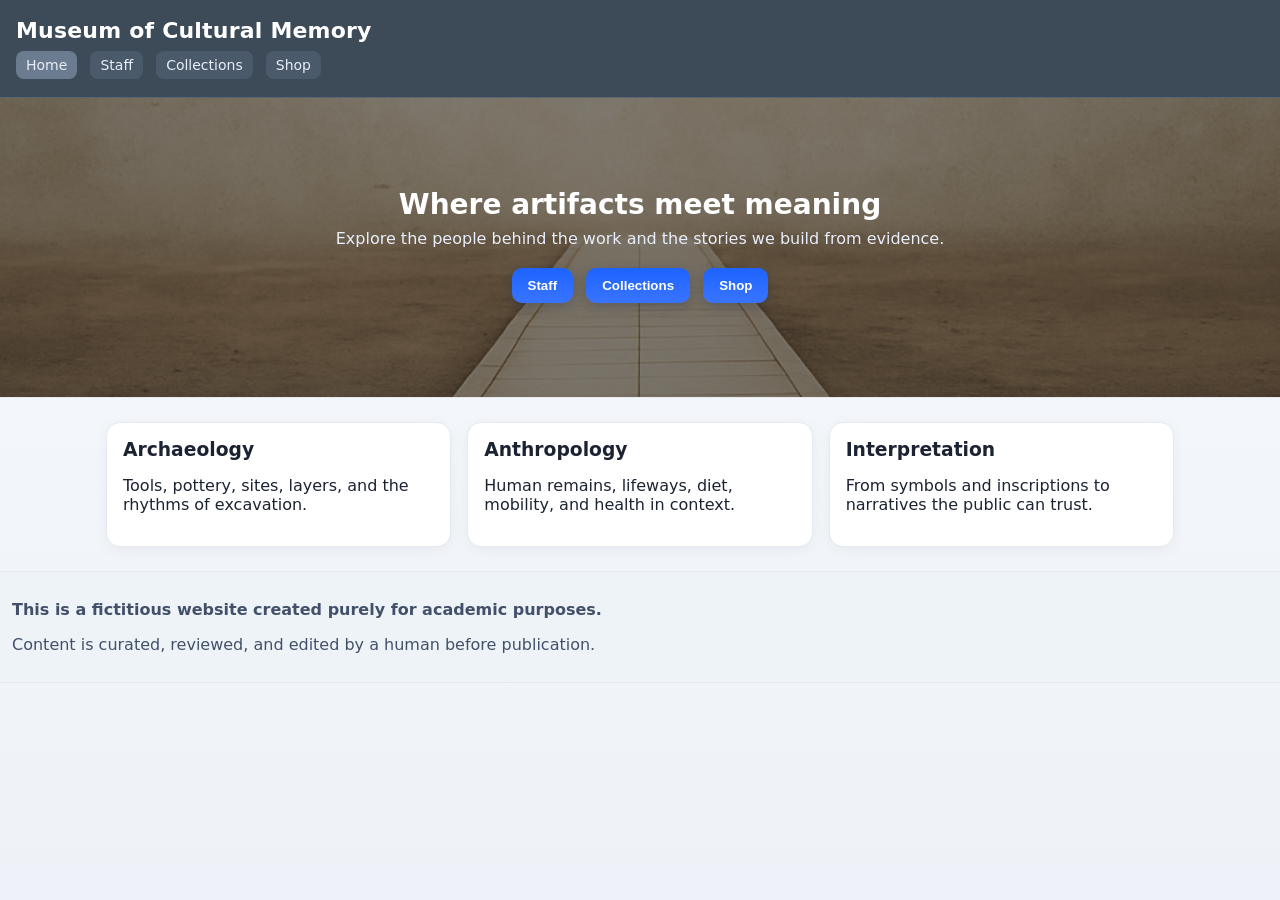
<file: index.html>
<!DOCTYPE html>
<html lang="en">
<head>
  <meta charset="utf-8" />
  <meta name="author" content="Your Name" />
  <meta name="viewport" content="width=device-width, initial-scale=1" />
  <meta name="robots" content="noindex, nofollow" />
  <title>Museum of Cultural Memory — Home</title>
  <link rel="stylesheet" href="css/style.css" />
</head>
<body>
  <header class="site-header">
    <h1>Museum of Cultural Memory</h1>
    <nav class="site-nav">
      <a href="index.html" aria-current="page">Home</a>
      <a href="html/staff.html">Staff</a>
      <a href="html/collections.html">Collections</a>
      <a href="html/shop.html">Shop</a>
    </nav>
  </header>

  <section class="hero">
    <div class="hero-inner">
      <h2>Where artifacts meet meaning</h2>
      <p class="hero-sub">Explore the people behind the work and the stories we build from evidence.</p>
      <div class="hero-actions">
        <button onclick="location.href='html/staff.html'">Staff</button>
        <button onclick="location.href='html/collections.html'">Collections</button>
        <button onclick="location.href='html/shop.html'">Shop</button>
      </div>
    </div>
  </section>

  <main class="container">
    <section class="triptych">
      <article class="card">
        <h3>Archaeology</h3>
        <p>Tools, pottery, sites, layers, and the rhythms of excavation.</p>
      </article>
      <article class="card">
        <h3>Anthropology</h3>
        <p>Human remains, lifeways, diet, mobility, and health in context.</p>
      </article>
      <article class="card">
        <h3>Interpretation</h3>
        <p>From symbols and inscriptions to narratives the public can trust.</p>
      </article>
    </section>
  </main>

  <footer class="site-footer">
    <p><strong>This is a fictitious website created purely for academic purposes.</strong></p>
    <p>Content is curated, reviewed, and edited by a human before publication.</p>
  </footer>
</body>
</html>
</file>
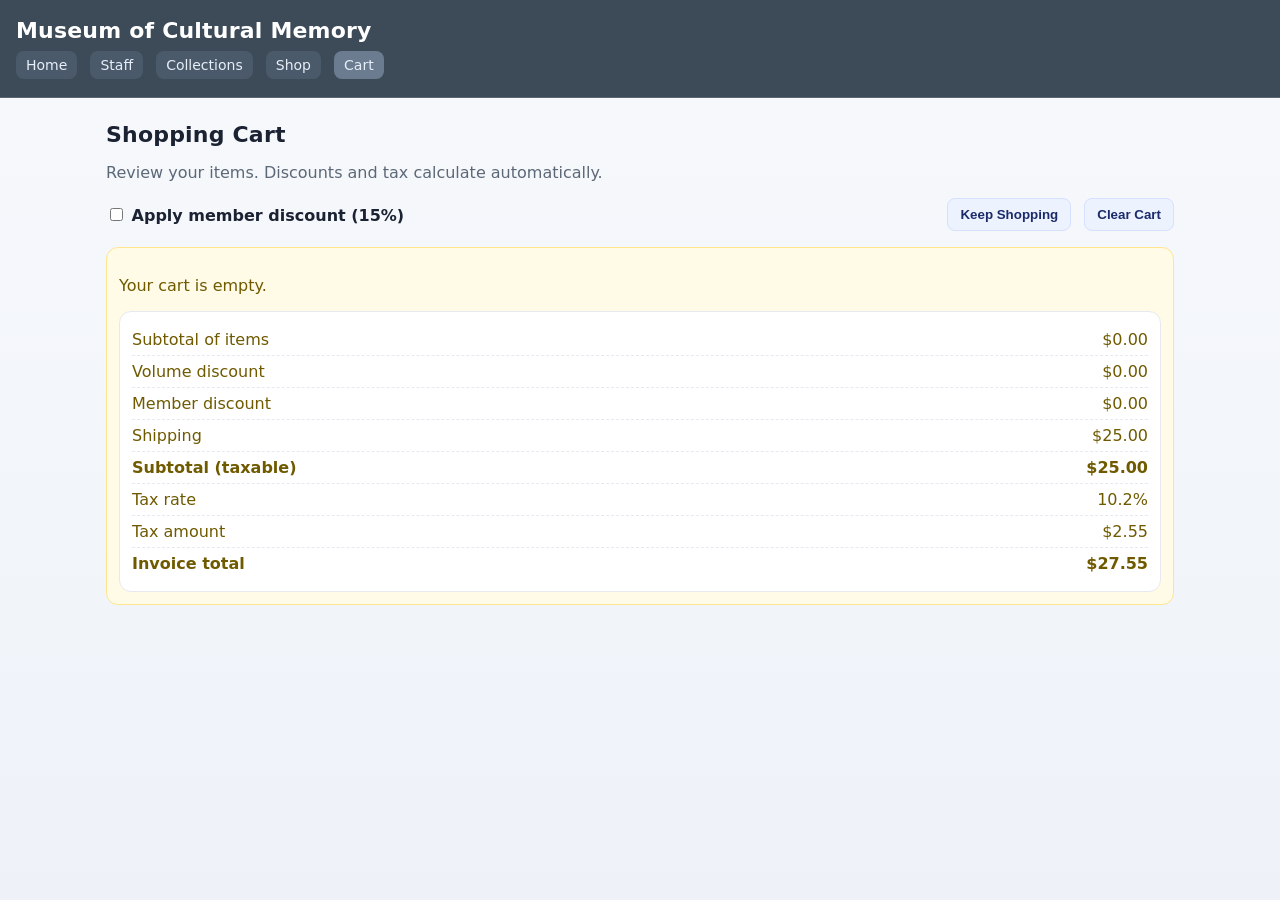
<file: html/cart.html>
<!DOCTYPE html>
<html lang="en">
<head>
  <meta charset="utf-8" />
  <meta name="author" content="Your Name" />
  <meta name="viewport" content="width=device-width, initial-scale=1" />
  <meta name="robots" content="noindex, nofollow" />
  <title>Museum of Cultural Memory — Cart</title>
  <link rel="stylesheet" href="../css/style.css" />
</head>
<body>
  <header class="site-header">
    <h1>Museum of Cultural Memory</h1>
    <nav class="site-nav">
      <a href="../index.html">Home</a>
      <a href="staff.html">Staff</a>
      <a href="collections.html">Collections</a>
      <a href="shop.html">Shop</a>
      <a href="cart.html" aria-current="page">Cart</a>
    </nav>
  </header>

  <main class="container">
    <h1 class="collection-h1">Shopping Cart</h1>
    <p class="muted">Review your items. Discounts and tax calculate automatically.</p>

    <div class="cart-controls">
      <label class="member-toggle">
        <input type="checkbox" id="memberToggle" /> Apply member discount (15%)
      </label>
      <div class="cart-ctrl-buttons">
        <button id="keepShoppingBtn" class="add-btn" type="button">Keep Shopping</button>
        <button id="clearCartBtn" class="add-btn" type="button">Clear Cart</button>
      </div>
    </div>

    <!-- One render target per spec -->
    <div id="cart-root" class="cart-root" aria-live="polite"></div>
  </main>

  <script src="../js/cart.js"></script>
</body>
</html>
</file>
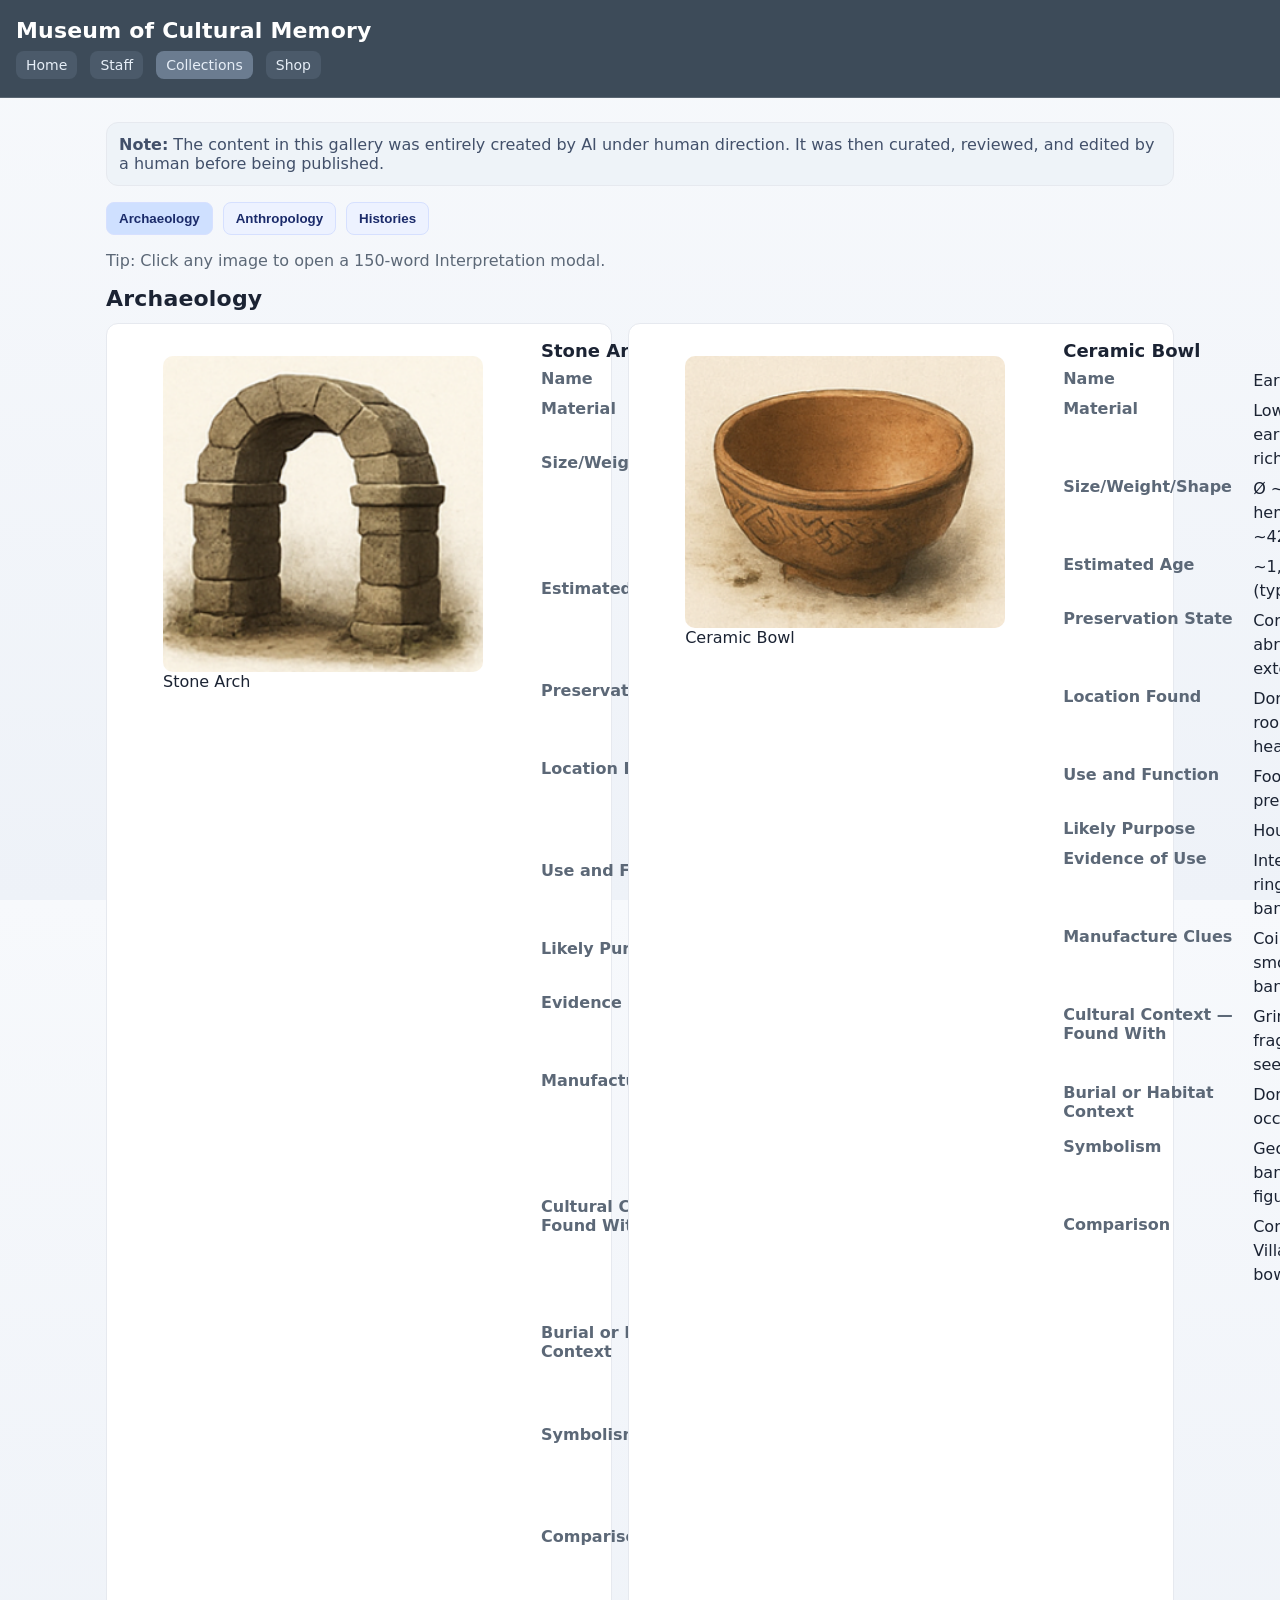
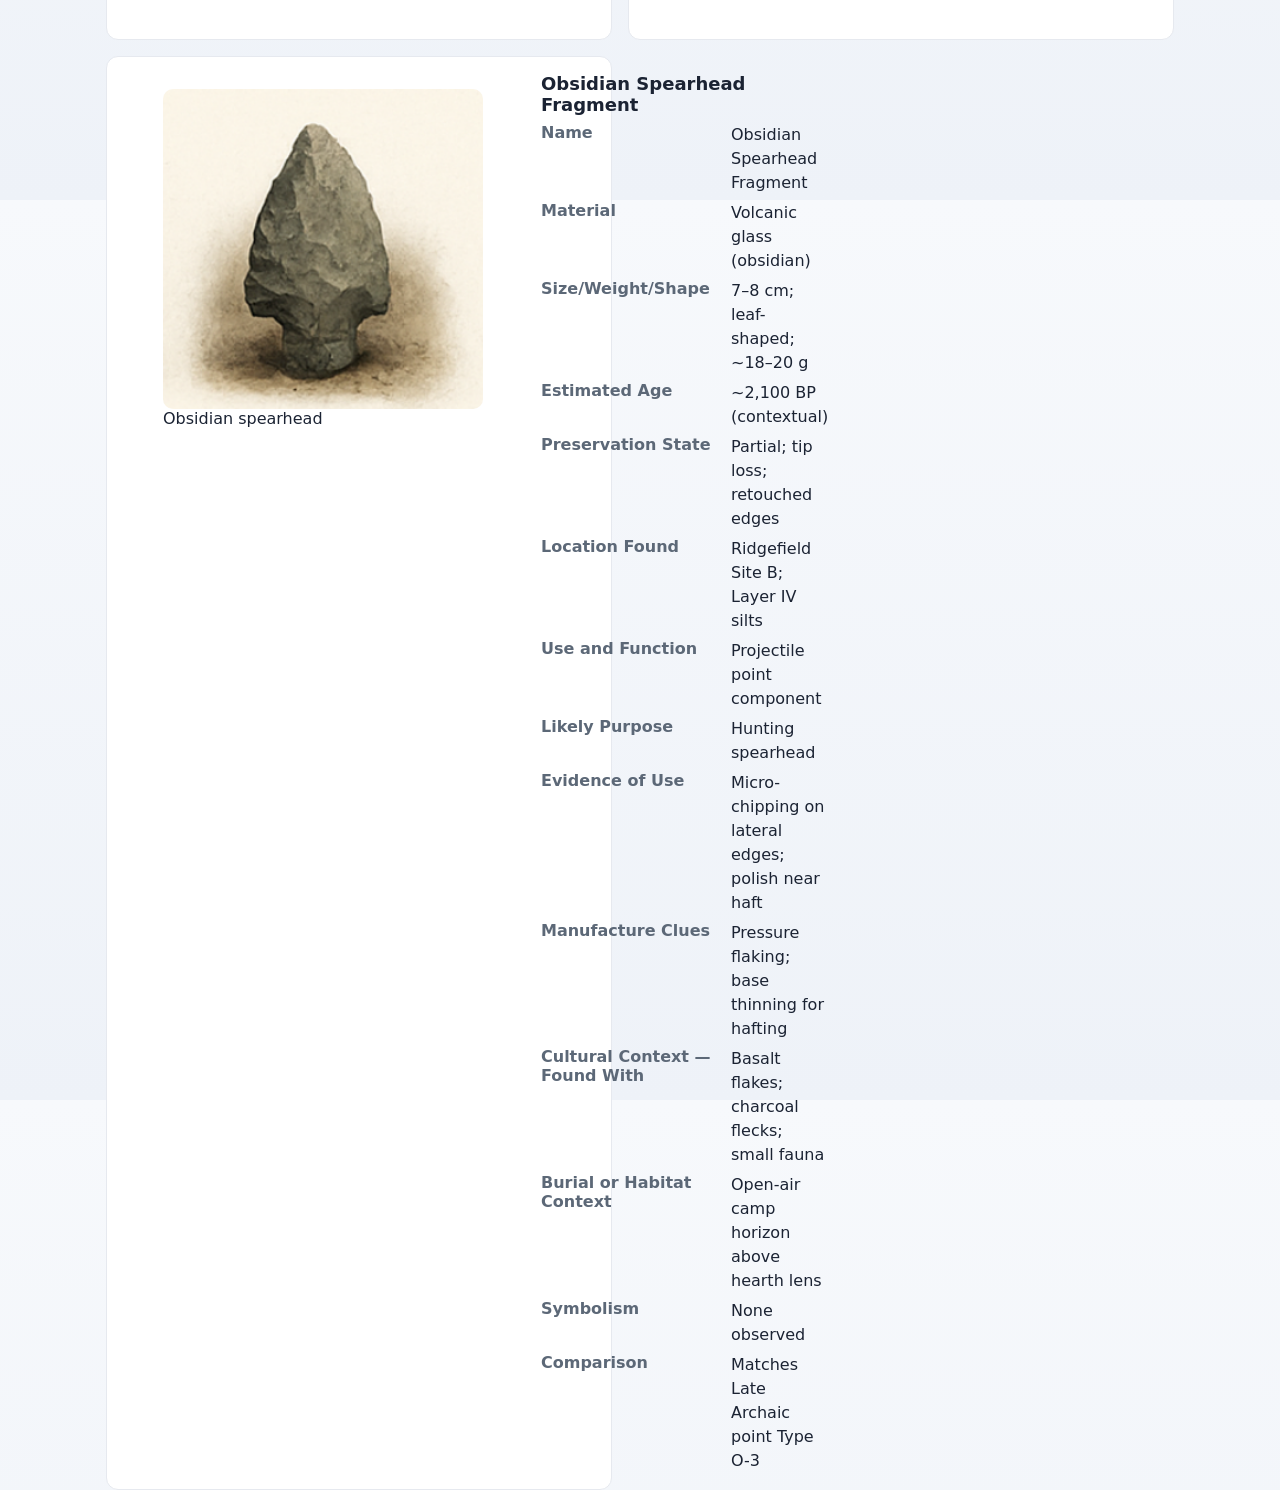
<file: html/collections.html>
<!DOCTYPE html>
<html lang="en">
<head>
  <meta charset="utf-8" />
  <meta name="author" content="Your Name" />
  <meta name="viewport" content="width=device-width, initial-scale=1" />
  <meta name="robots" content="noindex, nofollow" />
  <title>Museum of Cultural Memory — Collections</title>
  <link rel="stylesheet" href="../css/style.css" />
</head>
<body>
  <header class="site-header">
    <h1>Museum of Cultural Memory</h1>
    <nav class="site-nav">
      <a href="../index.html">Home</a>
      <a href="staff.html">Staff</a>
      <a href="collections.html" aria-current="page">Collections</a>
      <a href="shop.html">Shop</a>
    </nav>
  </header>

  <main class="container">
    <!-- Required AI statement -->
    <p class="disclaimer">
      <strong>Note:</strong> The content in this gallery was entirely created by AI under human direction.
      It was then curated, reviewed, and edited by a human before being published.
    </p>

    <section class="collections-subnav">
      <button class="tab-btn active" data-target="archaeology" aria-controls="archaeology">Archaeology</button>
      <button class="tab-btn" data-target="anthropology" aria-controls="anthropology">Anthropology</button>
      <button class="tab-btn" data-target="histories" aria-controls="histories">Histories</button>
    </section>

    <p class="click-hint">Tip: Click any image to open a 150‑word Interpretation modal.</p>

    <!-- =============== ARCHAEOLOGY =============== -->
    <section id="archaeology" class="collection-section" aria-labelledby="arch-title">
      <h1 id="arch-title" class="collection-h1">Archaeology</h1>

      <div class="gallery">
        <!-- Stone Arch -->
        <article class="artifact-card">
          <figure class="artifact-media">
            <img
              src="../images/collections/StoneArch.png"
              alt="Small stone archway built from stacked limestone blocks."
              data-modal-target="#modal-text-stone-arch" />
            <figcaption>Stone Arch</figcaption>
          </figure>
          <div class="artifact-content">
            <h2>Stone Arch</h2>
            <dl class="meta-grid">
              <dt>Name</dt><dd>Stone Arch</dd>
              <dt>Material</dt><dd>Limestone blocks</dd>
              <dt>Size/Weight/Shape</dt><dd>~1.2 m span; semicircular arch; est. &gt;150 kg</dd>
              <dt>Estimated Age</dt><dd>~2,000 years (stratigraphic association)</dd>
              <dt>Preservation State</dt><dd>Complete; minor edge chipping</dd>
              <dt>Location Found</dt><dd>Temple approach, Trench D, 0.9 m depth</dd>
              <dt>Use and Function</dt><dd>Architectural passage element</dd>
              <dt>Likely Purpose</dt><dd>Threshold or small gate</dd>
              <dt>Evidence of Use</dt><dd>Footpath wear on base stones</dd>
              <dt>Manufacture Clues</dt><dd>Block dressing marks; lime mortar traces</dd>
              <dt>Cultural Context — Found With</dt><dd>Carved paving stones; ceramic roof tiles</dd>
              <dt>Burial or Habitat Context</dt><dd>Collapsed wall horizon within courtyard fill</dd>
              <dt>Symbolism</dt><dd>None recorded on blocks; no inscriptions</dd>
              <dt>Comparison</dt><dd>Similar arches in Site Cluster B (Phase II)</dd>
            </dl>
          </div>
        </article>

        <!-- Ceramic Bowl -->
        <article class="artifact-card">
          <figure class="artifact-media">
            <img
              src="../images/collections/CeramicBowl.png"
              alt="Earthenware bowl with faint geometric banding near the rim."
              data-modal-target="#modal-text-ceramic-bowl" />
            <figcaption>Ceramic Bowl</figcaption>
          </figure>
          <div class="artifact-content">
            <h2>Ceramic Bowl</h2>
            <dl class="meta-grid">
              <dt>Name</dt><dd>Earthenware Bowl</dd>
              <dt>Material</dt><dd>Low-fire earthenware; iron-rich slip</dd>
              <dt>Size/Weight/Shape</dt><dd>Ø ~18 cm; shallow hemispherical; ~420 g</dd>
              <dt>Estimated Age</dt><dd>~1,200 BP (typological)</dd>
              <dt>Preservation State</dt><dd>Complete; rim abrasion; soot on exterior</dd>
              <dt>Location Found</dt><dd>Domestic block A; room floor, near hearth</dd>
              <dt>Use and Function</dt><dd>Food preparation/serving</dd>
              <dt>Likely Purpose</dt><dd>Household vessel</dd>
              <dt>Evidence of Use</dt><dd>Interior residue ring; exterior soot band</dd>
              <dt>Manufacture Clues</dt><dd>Coil-built; paddle-smoothed; faint band motif</dd>
              <dt>Cultural Context — Found With</dt><dd>Grinding stone fragment; charred seeds</dd>
              <dt>Burial or Habitat Context</dt><dd>Domestic occupation layer</dd>
              <dt>Symbolism</dt><dd>Geometric banding; non-figurative</dd>
              <dt>Comparison</dt><dd>Comparable to Village Type R2 bowls</dd>
            </dl>
          </div>
        </article>

        <!-- Obsidian Spearhead -->
        <article class="artifact-card">
          <figure class="artifact-media">
            <img
              src="../images/collections/ObsidianSpearhead.png"
              alt="Dark obsidian spearhead fragment with visible flake scars."
              data-modal-target="#modal-text-obsidian-spearhead" />
            <figcaption>Obsidian spearhead</figcaption>
          </figure>
          <div class="artifact-content">
            <h2>Obsidian Spearhead Fragment</h2>
            <dl class="meta-grid">
              <dt>Name</dt><dd>Obsidian Spearhead Fragment</dd>
              <dt>Material</dt><dd>Volcanic glass (obsidian)</dd>
              <dt>Size/Weight/Shape</dt><dd>7–8 cm; leaf-shaped; ~18–20 g</dd>
              <dt>Estimated Age</dt><dd>~2,100 BP (contextual)</dd>
              <dt>Preservation State</dt><dd>Partial; tip loss; retouched edges</dd>
              <dt>Location Found</dt><dd>Ridgefield Site B; Layer IV silts</dt>
              <dt>Use and Function</dt><dd>Projectile point component</dd>
              <dt>Likely Purpose</dt><dd>Hunting spearhead</dd>
              <dt>Evidence of Use</dt><dd>Micro-chipping on lateral edges; polish near haft</dd>
              <dt>Manufacture Clues</dt><dd>Pressure flaking; base thinning for hafting</dd>
              <dt>Cultural Context — Found With</dt><dd>Basalt flakes; charcoal flecks; small fauna</dd>
              <dt>Burial or Habitat Context</dt><dd>Open-air camp horizon above hearth lens</dd>
              <dt>Symbolism</dt><dd>None observed</dd>
              <dt>Comparison</dt><dd>Matches Late Archaic point Type O-3</dd>
            </dl>
          </div>
        </article>
      </div>
    </section>

    <!-- =============== ANTHROPOLOGY =============== -->
    <section id="anthropology" class="collection-section" aria-labelledby="anth-title" style="display:none;">
      <h1 id="anth-title" class="collection-h1">Anthropology</h1>

      <div class="gallery">
        <!-- Skull -->
        <article class="artifact-card">
          <figure class="artifact-media">
            <img
              src="../images/collections/Skull.png"
              alt="Adult human skull with complete dentition visible, on neutral background."
              data-modal-target="#modal-text-human-skull" />
            <figcaption>Human skull</figcaption>
          </figure>
          <div class="artifact-content">
            <h2>Human Skull (Adult)</h2>
            <dl class="meta-grid">
              <dt>Name</dt><dd>Adult Human Skull</dd>
              <dt>Material</dt><dd>Cranial bone (human)</dd>
              <dt>Size/Weight/Shape</dt><dd>Average adult; ~1.2 kg</dd>
              <dt>Estimated Age</dt><dd>Context ~800–900 BP (no direct AMS)</dd>
              <dt>Preservation State</dt><dd>Complete; minor sutural erosion</dd>
              <dt>Location Found</dt><dd>Burial mound sector C; locus 7</dd>
              <dt>Use and Function</dt><dd>—</dd>
              <dt>Likely Purpose</dt><dd>—</dd>
              <dt>Evidence of Use</dt><dd>—</dd>
              <dt>Manufacture Clues</dt><dd>—</dd>
              <dt>Cultural Context — Found With</dt><dd>Beads; shell fragment; ceramic sherd</dd>
              <dt>Burial or Habitat Context</dt><dd>Primary interment; supine</dd>
              <dt>Symbolism</dt><dd>Not applicable</dd>
              <dt>Comparison</dt><dd>Morphology consistent with adult cohort at site</dd>
            </dl>
          </div>
        </article>

        <!-- Bone Pendant -->
        <article class="artifact-card">
          <figure class="artifact-media">
            <img
              src="../images/collections/BonePendant.png"
              alt="Oval bone pendant with incised spiral and suspension hole at the top."
              data-modal-target="#modal-text-bone-pendant" />
            <figcaption>Bone pendant</figcaption>
          </figure>
          <div class="artifact-content">
            <h2>Bone Pendant</h2>
            <dl class="meta-grid">
              <dt>Name</dt><dd>Carved Bone Pendant</dd>
              <dt>Material</dt><dd>Animal bone</dd>
              <dt>Size/Weight/Shape</dt><dd>Oval; ~5 cm tall; ~14 g</dd>
              <dt>Estimated Age</dt><dd>~700 BP (contextual)</dd>
              <dt>Preservation State</dt><dd>Complete; surface wear</dd>
              <dt>Location Found</dt><dd>Cave sector E; alcove deposit</dd>
              <dt>Use and Function</dt><dd>Personal adornment</dd>
              <dt>Likely Purpose</dt><dd>Pendant with suspension hole</dd>
              <dt>Evidence of Use</dt><dd>Polish on loop; abrasion on incised motif</dd>
              <dt>Manufacture Clues</dt><dd>Incised spiral; drilled suspension</dd>
              <dt>Cultural Context — Found With</dt><dd>Bead cluster; textile scrap</dd>
              <dt>Burial or Habitat Context</dt><dd>Secondary deposit within cave fill</dd>
              <dt>Symbolism</dt><dd>Geometric spiral; non-figurative</dd>
              <dt>Comparison</dt><dd>Comparable pendants in Cluster B assemblage</dd>
            </dl>
          </div>
        </article>

        <!-- Burial Bundle -->
        <article class="artifact-card">
          <figure class="artifact-media">
            <img
              src="../images/collections/BurialBundle.png"
              alt="Wrapped burial bundle form with layered textile visible."
              data-modal-target="#modal-text-burial-bundle" />
            <figcaption>Burial bundle</figcaption>
          </figure>
          <div class="artifact-content">
            <h2>Burial Bundle (Wrapped)</h2>
            <dl class="meta-grid">
              <dt>Name</dt><dd>Wrapped Burial Bundle</dd>
              <dt>Material</dt><dd>Textile layers; organic fibers</dd>
              <dt>Size/Weight/Shape</dt><dd>~60 × 20 cm; elongated form</dd>
              <dt>Estimated Age</dt><dd>~1,200 BP (contextual)</dd>
              <dt>Preservation State</dt><dd>Partial; fragile textile layers</dd>
              <dt>Location Found</dt><dd>Domestic floor 2; near hearth stones</dd>
              <dt>Use and Function</dt><dd>Mortuary wrapping</dd>
              <dt>Likely Purpose</dt><dd>Containment of remains</dd>
              <dt>Evidence of Use</dt><dd>Soot staining on outer wrap</dd>
              <dt>Manufacture Clues</dt><dd>Simple tabby weave; Z-twist warp</dd>
              <dt>Cultural Context — Found With</dt><dd>Charred seeds; spindle whorl fragment</dd>
              <dt>Burial or Habitat Context</dt><dd>Domestic occupation; adjacent to hearth</dd>
              <dt>Symbolism</dt><dd>None recorded</dd>
              <dt>Comparison</dt><dd>Matches weave density of Cluster B textiles</dd>
            </dl>
          </div>
        </article>
      </div>
    </section>

    <!-- =============== HISTORIES (Phase 2) =============== -->
    <section id="histories" class="collection-section" aria-labelledby="hist-title" style="display:none;">
      <h1 id="hist-title" class="collection-h1">Histories</h1>

      <!-- History: Stone Arch -->
      <article class="history-entry">
        <div class="history-grid">
          <figure class="history-media">
            <img src="../images/collections/StoneArch.png" alt="Small stone archway built from stacked limestone blocks." />
            <figcaption>Stone Arch</figcaption>
          </figure>
          <div class="history-body">
            <h2 class="history-title">Stone Arch — Threshold Segment</h2>
            <dl class="history-facts">
              <dt>Artifact ID</dt><dd>“Stone Arch”</dd>
              <dt>Material</dt><dd>Limestone blocks; lime mortar traces</dd>
              <dt>Estimated Age</dt><dd>~2,000 years (stratigraphic association)</dd>
              <dt>Provenience</dt><dd>Temple approach, Trench D, 0.9 m depth</dd>
              <dt>Preservation</dt><dd>Complete; minor edge chipping; foot-wear polish on base stones</dd>
            </dl>
            <h3>What the Experts Believe</h3>
            <p>
              Built of dressed limestone and set on a paved approach, this modest arch likely framed a threshold between
              public and semi-restricted space. Chisel striations on the voussoirs, mortar traces within joints, and
              rounded wear on the base blocks speak to both deliberate construction and long-footfall traffic. The arch’s
              1.2‑meter span and semicircular profile are consistent with small passage gates that channeled movement
              toward a courtyard or shrine. No dedicatory inscription survives; interpretation rests on material evidence
              and context.
            </p>
            <p>
              The piece was recovered from a collapse horizon that sealed the approach. Nearby were carved paving stones
              and roof tiles, indicating architectural failure followed by rapid burial—a circumstance that preserved the
              arch in situ. Its proportions, tooling, and masonry technique parallel minor arches in Site Cluster B,
              Phase II, suggesting shared building practice rather than monumental display. The base stones preserve a
              shallow “shine,” a polish typical of sustained tread and dust abrasion, reinforcing a reading of daily
              passage rather than ceremony alone.
            </p>
            <h3>Comparative Note</h3>
            <p>
              While monumental gateways elsewhere bear reliefs and inscriptions, small threshold arches often functioned
              without text. Our arch’s tool marks and mortar seams match utilitarian examples, and its placement on an
              approach rather than a perimeter wall supports a traffic‑control role. Any symbolic meaning—processional,
              ritual liminality—remains possible but cannot be asserted from the preserved fabric alone.
            </p>
            <h3>Cautionary Note on Interpretation</h3>
            <p>
              Absent inscriptions or ritual deposits, we avoid attributing specific cult practice. The interpretation is
              grounded in masonry details, wear, and context; future discoveries could refine the reading.
            </p>
            <h3>On Display Courtesy of</h3>
            <p>Temple Approach Excavations Project.</p>
          </div>
        </div>
      </article>

      <!-- History: Ceramic Bowl (400 words from your doc) -->
      <article class="history-entry">
        <div class="history-grid">
          <figure class="history-media">
            <img src="../images/collections/CeramicBowl.png" alt="Earthenware bowl with faint geometric banding near the rim." />
            <figcaption>Red‑Slipped Ceramic Bowl</figcaption>
          </figure>
          <div class="history-body">
            <h2 class="history-title">Red‑Slipped Ceramic Bowl (MC‑ARC‑CB‑05)</h2>
            <dl class="history-facts">
              <dt>Material</dt><dd>Fired clay with mica temper; red slip; light burnish</dd>
              <dt>Estimated Age</dt><dd>3,050–2,900 BP (AMS‑dated hearth association)</dd>
              <dt>Provenience</dt><dd>Riverside Terrace, Housepit 2, Floor Level II (N12/E08)</dd>
              <dt>Preservation</dt><dd>Complete profile; small rim chip; soot on base</dd>
            </dl>
            <h3>What the Experts Believe</h3>
            <p>
              Hand‑coiled and carefully finished, this red‑slipped bowl illuminates everyday foodways in a house where
              cooking, craft, and care overlapped. Its everted rim with a slight lip, smoothed interior, and thin red slip
              point to deliberate surface treatment, while a gentle exterior burnish subtly catches the light. The base
              carries soot, and a faint interior residue ring tracks repeated heating and stirring. Together with light rim
              abrasion, these traits position the object squarely in domestic practice rather than ceremonial display.
            </p>
            <p>
              Context strengthens the reading. The bowl was recovered on a sealed floor next to a hearth stone, within a
              cool, low‑airflow microenvironment created by a later collapse layer. Associated finds—a grinding‑stone
              fragment, charred barley seeds, and small shell beads—link cooking and grain processing to social presence.
              These materials do not prove specific recipes or occasions, yet they suggest a household that prepared and
              shared food in patterned routines.
            </p>
            <p>
              Technically, coil joins are visible beneath the slip; an oxidizing firing (orange core) and light burnish
              signal controlled manufacture. Comparable Phase II red‑slipped bowls from Lower Valley assemblages share rim
              profiles and paste composition, indicating a broader regional tradition of kitchen ceramics. Such typological
              parallels help situate the bowl in time and technology; they do not, by themselves, identify a specific
              culture or community.
            </p>
            <p>
              Guided by Indigenous Storywork and decolonial museology, we foreground material facts and acknowledge
              uncertainty. Household vessels like this often carry memory across generations; they can encode everyday
              hospitality, seasonal rhythms, and the ethics of sharing. Any future insights—whether from residue analysis,
              community knowledge, or new comparative finds—may refine how we understand the roles this bowl played in the
              intertwined crafts of nourishment and home.
            </p>
          </div>
        </div>
      </article>

      <!-- History: Obsidian Spearhead (400 words from your doc) -->
      <article class="history-entry">
        <div class="history-grid">
          <figure class="history-media">
            <img src="../images/collections/ObsidianSpearhead.png" alt="Obsidian spearhead with glossy luster." />
            <figcaption>Obsidian Spearhead</figcaption>
          </figure>
          <div class="history-body">
            <h2 class="history-title">Obsidian Spearhead (MC‑ARC‑OS‑17)</h2>
            <dl class="history-facts">
              <dt>Material</dt><dd>Volcanic glass (obsidian); resin traces at haft</dd>
              <dt>Estimated Age</dt><dd>12,400–11,900 BP (contextual)</dd>
              <dt>Provenience</dt><dd>South Ridge, Trench 3, Locus 7 (N18/E06)</dd>
              <dt>Preservation</dt><dd>Tip intact; minor edge abrasion; retouched margins</dd>
            </dl>
            <h3>What the Experts Believe</h3>
            <p>
              Recovered from a shallow ash‑rich deposit sealed by wind‑laid silt, this obsidian spearhead represents the
              technical precision and daily practicality of late Pleistocene toolmakers. The artifact’s mirror‑black
              volcanic glass surface, pressure‑flaked retouch, and basal notch reflect expert craftsmanship. Resin residue
              and edge polish at the haft suggest that it was once mounted on a shaft, used repeatedly, and resharpened
              over time. Its tip remains intact, with only minor edge abrasion—a remarkable state of preservation given its
              age.
            </p>
            <p>
              The spearhead was found near a small hearth alongside charcoal flecks, two quartz flakes, and fragments of
              small mammal bone. Field notes describe the discovery area as an “activity locus,” implying routine domestic
              or subsistence tasks. While points of this kind have often been labeled “weapons,” comparative analysis and
              ethnographic insights indicate that many served multipurpose roles—hunting, processing, or symbolic acts of
              passage. Without direct cultural testimony, its precise function remains uncertain.
            </p>
            <p>
              Chemical analysis links the obsidian to Unit R volcanic glass sources, and typological similarities tie it
              to stemmed points from the Silver Lake series, suggesting regional technological exchange or shared knowledge
              networks. The artifact’s design efficiency—a tapered profile, ground base, and controlled flaking—points to
              both functionality and aesthetic intentionality.
            </p>
            <p>
              Today, this spearhead is displayed not as a relic of violence but as evidence of ingenuity and adaptability.
              Its story continues to evolve as new analyses refine our understanding. Interpretations remain provisional and
              guided by respect for descendant communities and the cultural landscapes from which this object emerged.
            </p>
          </div>
        </div>
      </article>

      <!-- History: Human Skull (400 words from your doc) -->
      <article class="history-entry">
        <div class="history-grid">
          <figure class="history-media">
            <img src="../images/collections/Skull.png" alt="Adult human skull on neutral background." />
            <figcaption>Cemetery Ridge Burial: Traces of an Ancestor</figcaption>
          </figure>
          <div class="history-body">
            <h2 class="history-title">Cemetery Ridge Burial: Traces of an Ancestor (MC‑ANT‑HS‑12)</h2>
            <dl class="history-facts">
              <dt>Material</dt><dd>Human cranial bone</dd>
              <dt>Estimated Age</dt><dd>~1,150–1,020 BP (AMS association)</dd>
              <dt>Provenience</dt><dd>Cemetery Ridge, Pit 12 (S4/W3), 1.4 m depth</dd>
              <dt>Preservation</dt><dd>~70% vault preserved; healed lesions; copper staining</dd>
            </dl>
            <h3>What the Experts Believe</h3>
            <p>
              Recovered from a carefully prepared, stone‑lined burial pit, this adult cranium represents an individual laid
              to rest more than a millennium ago. The skeletal evidence—a largely closed sagittal suture, moderate dental
              wear, and two healed cranial lesions—indicates maturity and survival of previous trauma. Green copper
              staining at the left temporal region reflects contact with a copper‑alloy ornament, while compression
              fractures and calcite accretions formed after burial. Approximately seventy percent of the cranium survives,
              allowing reliable metric assessment and cautious comparison with other Late Woodland series.
            </p>
            <p>
              The burial context offers a glimpse of funerary practice. The head’s northwest orientation, ochre dusting,
              and the presence of shell and copper‑alloy beads signal deliberate placement and care. Field notes document a
              thin ochre lens and light charcoal flecks within the pit fill—details suggesting a structured deposit rather
              than a disturbed context. Although the post‑cranial skeleton was not recovered, the confined pit size implies
              a flexed body position consistent with neighboring Cemetery Ridge burials.
            </p>
            <p>
              Comparative morphology situates this individual within regional cranial variation observed at Site CR‑B, but
              statistical overlap alone cannot confirm cultural affiliation. Stable‑isotope and aDNA studies could refine
              dietary and kinship profiles, yet such analyses proceed only with descendant‑community approval. From an
              ethical standpoint, the object remains an ancestor rather than a specimen. Its documentation aims to preserve
              information while ensuring dignity and potential future repatriation.
            </p>
            <p>
              Following decolonial museology and Indigenous ethics of care, the museum refrains from visual display and
              prioritizes consultation before any reproduction or research sampling. All descriptions remain provisional
              until descendant representatives review context and language. The catalog’s purpose is dual: to maintain a
              transparent scientific record and to uphold the enduring respect owed to the person whose remains now remind
              us that knowledge and reverence must coexist.
            </p>
          </div>
        </div>
      </article>

      <!-- History: Bone Pendant -->
      <article class="history-entry">
        <div class="history-grid">
          <figure class="history-media">
            <img src="../images/collections/BonePendant.png" alt="Oval bone pendant with incised spiral and a drilled suspension hole." />
            <figcaption>Carved Bone Pendant</figcaption>
          </figure>
          <div class="history-body">
            <h2 class="history-title">Carved Bone Pendant — Wear, Craft, Memory</h2>
            <dl class="history-facts">
              <dt>Material</dt><dd>Animal bone; incised spiral; drilled loop</dd>
              <dt>Estimated Age</dt><dd>~700 BP (contextual)</dd>
              <dt>Provenience</dt><dd>Cave sector E, alcove deposit</dd>
              <dt>Preservation</dt><dd>Complete; loop polish; motif abrasion</dd>
            </dl>
            <h3>What the Experts Believe</h3>
            <p>
              This hand‑worked pendant was cut from dense cortical bone, then shaped, drilled, and finished with a shallow
              spiral motif. The suspension hole shows rounded polish and micro‑abrasion, evidence of long wear against
              cordage or fiber ties. The incised lines retain compacted residue within the grooves, a common outcome when
              oils, dust, and time mingle on favored objects. Its oval plan and balanced mass would have hung comfortably
              from the chest or neck.
            </p>
            <p>
              Context matters: the pendant was recovered from a dry alcove in Sector E together with a bead cluster and a
              small textile scrap. The secondary nature of the deposit suggests curation before discard or loss. Spiral
              motifs appear widely and need not signal a single meaning; here they may index craft tradition more than
              fixed symbolism. Absent a secure association with a burial or inscribed cache, we avoid claims about status,
              gender, or role.
            </p>
            <h3>Comparative Note</h3>
            <p>
              Comparable pendants in Cluster B share drilling technique and motif layout, indicating community practice or
              inter‑site learning. Micro‑striations around the loop match bone‑bit drilling; the uniform line depth across
              the spiral suggests steady tool control rather than hurried decoration.
            </p>
            <h3>Cautionary Note on Interpretation</h3>
            <p>
              Personal objects attract big stories. Our reading stays with craft evidence and wear: a cherished adornment,
              likely worn often, later left or placed in a cave alcove. Interpretation remains provisional.
            </p>
            <h3>On Display Courtesy of</h3>
            <p>Sector E Survey and Conservation Initiative.</p>
          </div>
        </div>
      </article>

      <!-- History: Burial Bundle -->
      <article class="history-entry">
        <div class="history-grid">
          <figure class="history-media">
            <img src="../images/collections/BurialBundle.png" alt="Layered textile wrapping forming an elongated bundle." />
            <figcaption>Wrapped Burial Bundle</figcaption>
          </figure>
          <div class="history-body">
            <h2 class="history-title">Wrapped Burial Bundle — Cloth, Fire, Farewell</h2>
            <dl class="history-facts">
              <dt>Material</dt><dd>Textile layers; organic fibers (tabby weave)</dd>
              <dt>Estimated Age</dt><dd>~1,200 BP (contextual)</dd>
              <dt>Provenience</dt><dd>Domestic Floor 2, adjacent to hearth stones</dd>
              <dt>Preservation</dt><dd>Partial; fragile layers; outer soot staining</dd>
            </dl>
            <h3>What the Experts Believe</h3>
            <p>
              The bundle consists of layered textiles folded around an inner core now too fragile to examine without
              destructive methods. The outer wraps carry soot and fine ash, consistent with placement beside an active
              hearth in the hours before sealing. Weaving analysis identifies a simple tabby structure with Z‑twist warp,
              a common utilitarian cloth that here served a ceremonial purpose: protection and transition.
            </p>
            <p>
              Found within a household floor rather than a cemetery, the bundle reflects mortuary practice embedded in
              domestic life. Nearby were charred seeds and a spindle‑whorl fragment—quiet witnesses to a home where work
              continued even as a farewell was staged. Whether the bundle held an infant, selected bones, or token
              offerings cannot be stated from current evidence; the museum adheres to minimal handling and consultation
              before any further study.
            </p>
            <h3>Comparative Note</h3>
            <p>
              Domestic mortuary deposits are documented across the region, often marking liminal moments before later
              relocation to formal cemeteries. Textile counts and thread twist match Cluster B household cloth, suggesting
              families drew on everyday materials to enact care at life’s threshold.
            </p>
            <h3>Cautionary Note on Interpretation</h3>
            <p>
              Out of respect, no imaging or unwrapping is planned without community guidance. Interpretations center on
              cloth, soot, and setting; specific identities or rites are not inferred.
            </p>
            <h3>On Display Courtesy of</h3>
            <p>Household Rituals Documentation Project.</p>
          </div>
        </div>
      </article>

      <p class="back-link"><a href="#" data-target="archaeology" class="tab-link">Back to Collections</a></p>
    </section>
  </main>

  <!-- ================= Modal shell for text (Phase 1) ================= -->
  <div class="modal" id="modal" style="display:none" role="dialog" aria-modal="true" aria-labelledby="modal-title">
    <div class="modal-content">
      <button class="close-modal" aria-label="Close">&times;</button>
      <div id="modal-body"></div>
    </div>
  </div>

  <!-- ================= Hidden modal content blocks (one per item) ================= -->

  <!-- Stone Arch — 150 words -->
  <div class="modal-item" id="modal-text-stone-arch" hidden>
    <h2 id="modal-title">Stone Arch — Collection Note</h2>
    <p class="modal-kv">
      <strong>Material:</strong> Dressed limestone blocks with lime mortar traces<br/>
      <strong>Function (Hypothesized):</strong> Threshold / small passage gate<br/>
      <strong>Location Found:</strong> Temple approach, Trench D, 0.9 m depth
    </p>
    <p>
      Built of dressed limestone and set along a paved approach, this modest arch likely framed movement between
      public and semi‑restricted space. Chisel striations on the blocks, mortar traces in joints, and a shallow
      polish on the base stones point to deliberate construction and long foot traffic. Its 1.2‑meter span and
      semicircular profile are consistent with small gates that guide visitors toward a courtyard or shrine.
      Recovered from a collapse layer that sealed the approach, the arch survived essentially intact—evidence of
      rapid burial after structural failure. No inscriptions or dedicatory deposits were recovered; interpretation
      rests on masonry details and context rather than written claims. While a symbolic function is possible, the
      clearest reading is practical: a durable threshold built to withstand frequent use. As with all inferences,
      this interpretation remains provisional pending future architectural finds nearby.
    </p>
  </div>

  <!-- Ceramic Bowl — 150 words (from your doc) -->
  <div class="modal-item" id="modal-text-ceramic-bowl" hidden>
    <h2 id="modal-title">Red‑Slipped Ceramic Bowl — Collection Note</h2>
    <p class="modal-kv">
      <strong>Material:</strong> Fired clay with fine mica temper; interior red slip<br/>
      <strong>Function (Hypothesized):</strong> Cooking / serving vessel<br/>
      <strong>Location Found:</strong> Riverside Terrace, Housepit 2, beside hearth
    </p>
    <p>
      Recovered from a house floor beside an ancient hearth, this red‑slipped bowl reveals how cooking once blended
      daily labor with ritual care. Hand‑coiled and burnished to a soft sheen, the vessel shows soot on its base and a
      faint residue ring inside—traces of repeated heating and stirring. Its red interior slip and thin, even walls
      suggest both utility and aesthetic intention. Found with a grinding stone, charred barley seeds, and shell beads,
      the bowl anchors a snapshot of domestic life nearly three millennia ago. While it likely served as a cooking or
      serving vessel, its placement and refinement hint at symbolic or ceremonial use as well. The surrounding collapse
      layer preserved it intact, offering a rare, tangible link to the gestures of nourishment and community that shaped
      early Plateau households. All interpretations remain evidence‑based and subject to continuing community review.
    </p>
  </div>

  <!-- Obsidian Spearhead — 150 words (from your doc) -->
  <div class="modal-item" id="modal-text-obsidian-spearhead" hidden>
    <h2 id="modal-title">Obsidian Spearhead — Collection Note</h2>
    <p class="modal-kv">
      <strong>Material:</strong> Volcanic glass (obsidian); resin traces at haft<br/>
      <strong>Function (Hypothesized):</strong> Projectile point / blade (tool)<br/>
      <strong>Location Found:</strong> South Ridge, Trench 3, Locus 7 (ash lens)
    </p>
    <p>
      Recovered from a shallow ash lens near a hearth, this finely crafted obsidian spearhead shows evidence of use and
      remarkable preservation. Its mirror‑black volcanic glass surface and sharp, pressure‑flaked edges reveal expert
      workmanship. Resin residue and polish at the basal notch indicate hafting, suggesting the piece was once mounted
      on a shaft and used as a tool—possibly for hunting, though conflict use cannot be confirmed. Edge micro‑chipping
      further supports contact with organic material or hide. The surrounding finds—charcoal flecks, quartz flakes, and
      small mammal bones—situate the artifact within a domestic activity area rather than a battlefield. Protected by
      cool, stable ash deposits, the spearhead remained nearly complete, its context intact. While typologically similar
      to Silver Lake‑series points, this example represents a distinct local tradition. All interpretations remain
      provisional pending radiocarbon testing of associated charcoal.
    </p>
  </div>

  <!-- Human Skull — 150 words (from your doc) -->
  <div class="modal-item" id="modal-text-human-skull" hidden>
    <h2 id="modal-title">Cemetery Ridge Burial — Collection Note</h2>
    <p class="modal-kv">
      <strong>Material:</strong> Human cranial bone<br/>
      <strong>Purpose:</strong> Primary burial component (ancestor)<br/>
      <strong>Location Found:</strong> Cemetery Ridge, Burial Pit 12 (stone‑lined)
    </p>
    <p>
      Recovered from a stone‑lined pit at Cemetery Ridge, this adult cranium represents an ancestor interred roughly
      1,100 years ago. The skull’s closed sagittal suture, moderate dental wear, and two healed lesions suggest an
      individual who lived well into adulthood and survived earlier injuries. Subtle green copper staining at the left
      temple hints at contact with a copper‑alloy ornament. The burial context—a flexed body orientation, ochre dusting,
      and accompanying shell and copper‑alloy beads—marks a carefully prepared interment. Light root etching and minor
      surface abrasion show long‑term soil contact but no evidence of violence or post‑mortem alteration. Interpreted
      through an Indigenous ethic of care, this record preserves information while honoring personhood. Each measurement
      and observation adds to knowledge of health, mobility, and craft exchange in the Late Woodland period. The narrative
      remains provisional and guided by descendant‑community consultation to ensure dignity and cultural respect.
    </p>
  </div>

  <!-- Bone Pendant — 150 words -->
  <div class="modal-item" id="modal-text-bone-pendant" hidden>
    <h2 id="modal-title">Carved Bone Pendant — Collection Note</h2>
    <p class="modal-kv">
      <strong>Material:</strong> Animal bone; incised spiral; drilled loop<br/>
      <strong>Function (Hypothesized):</strong> Personal adornment (pendant)<br/>
      <strong>Location Found:</strong> Cave Sector E, alcove deposit
    </p>
    <p>
      Cut from dense bone and finished with a shallow spiral, this pendant bears the marks of long wear. The drilled loop
      shows rounded polish and micro‑abrasion—typical of cordage contact—while shallow scuffing across the motif suggests
      routine handling. Recovered from a dry alcove with a bead cluster and a small textile scrap, the pendant likely
      spent time curated before being left or placed there. Spiral motifs occur widely and can index craft tradition more
      than fixed symbolism; absent an inscription or ritual cache, we avoid assigning specific meanings. What the object
      securely records is craft and care: skilled drilling, controlled incising, and a finish meant to be seen. As with
      many personal items, interpretation stays close to material facts and context while acknowledging that descendant
      communities may hold richer understandings of use and value.
    </p>
  </div>

  <!-- Burial Bundle — 150 words -->
  <div class="modal-item" id="modal-text-burial-bundle" hidden>
    <h2 id="modal-title">Wrapped Burial Bundle — Collection Note</h2>
    <p class="modal-kv">
      <strong>Material:</strong> Layered textiles (tabby weave; Z‑twist warp)<br/>
      <strong>Function (Hypothesized):</strong> Mortuary wrapping<br/>
      <strong>Location Found:</strong> Domestic Floor 2, adjacent to hearth
    </p>
    <p>
      Layered cloth folds form an elongated bundle with soot on the outer wraps, consistent with placement near an
      active hearth before sealing. Thread counts and twist indicate sturdy household fabric repurposed for ceremony.
      The deposit occurs within a domestic room rather than a cemetery, a pattern documented elsewhere when families held
      short‑term rites at home prior to later relocation. Out of respect for community guidance and textile fragility, the
      interior is not probed; whether the core held an infant, selected bones, or symbolic offerings is unknown. What is
      certain—cloth, soot, hearth adjacency—grounds the interpretation in care and transition. Further study will proceed
      only with consultation; for now, the bundle stands as quiet evidence that practices of farewell can be woven from
      everyday materials.
    </p>
  </div>

  <script src="../js/collections.js"></script>
</body>
</html>
</file>
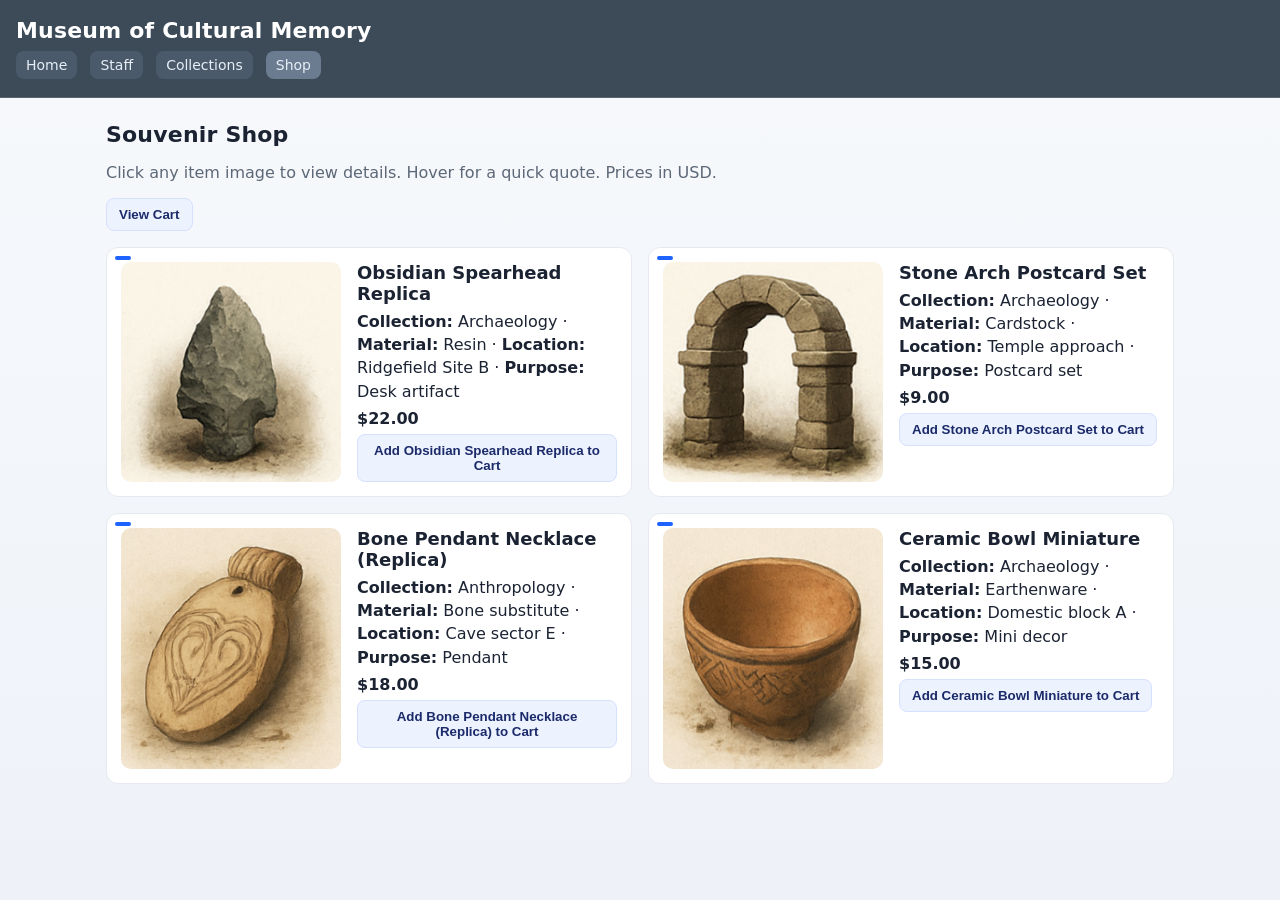
<file: html/shop.html>
<!DOCTYPE html>
<html lang="en">
<head>
  <meta charset="utf-8" />
  <meta name="author" content="Your Name" />
  <meta name="viewport" content="width=device-width, initial-scale=1" />
  <meta name="robots" content="noindex, nofollow" />
  <title>Museum of Cultural Memory — Souvenir Shop</title>
  <link rel="stylesheet" href="../css/style.css" />
</head>
<body>
  <header class="site-header">
    <h1>Museum of Cultural Memory</h1>
    <nav class="site-nav">
      <a href="../index.html">Home</a>
      <a href="staff.html">Staff</a>
      <a href="collections.html">Collections</a>
      <a href="shop.html" aria-current="page">Shop</a>
    </nav>
  </header>

  <main class="container">
    <h1 class="collection-h1">Souvenir Shop</h1>
    <p class="muted">Click any item image to view details. Hover for a quick quote. Prices in USD.</p>

    <!-- View Cart control -->
    <div class="shop-toolbar">
      <button onclick="location.href='cart.html'" id="viewCartBtn" class="add-btn">View Cart</button>
    </div>

    <section class="shop-grid" aria-label="Products">

      <!-- Item 1 -->
      <article class="souvenir-item"
        data-id="item-obsidian-replica"
        data-title="Obsidian Spearhead Replica"
        data-price="22.00"
        data-img="../images/collections/ObsidianSpearhead.png">
        <img
          src="../images/collections/ObsidianSpearhead.png"
          alt="Replica obsidian spearhead with glossy finish."
          title="“Edge retouch and glossy sheen.” — Field notes"
          class="souvenir-img" />
        <span class="qty-badge" aria-live="polite"></span>
        <div class="souvenir-info">
          <h2>Obsidian Spearhead Replica</h2>
          <p class="desc">
            <strong>Collection:</strong> Archaeology ·
            <strong>Material:</strong> Resin ·
            <strong>Location:</strong> Ridgefield Site B ·
            <strong>Purpose:</strong> Desk artifact
          </p>
          <p class="price">$22.00</p>
          <button class="add-btn"
            onclick="addToCart(this)"
            data-id="item-obsidian-replica"
            data-name="Obsidian Spearhead Replica"
            data-price="22.00"
            data-image="../images/collections/ObsidianSpearhead.png"
            aria-label="Add Obsidian Spearhead Replica to Cart">
            Add Obsidian Spearhead Replica to Cart
          </button>
        </div>
      </article>

      <!-- Item 2 -->
      <article class="souvenir-item"
        data-id="item-stone-arch-postcards"
        data-title="Stone Arch Postcard Set"
        data-price="9.00"
        data-img="../images/collections/StoneArch.png">
        <img
          src="../images/collections/StoneArch.png"
          alt="Postcard image of the small limestone arch."
          title="“Threshold of the old temple.” — Site diary"
          class="souvenir-img" />
        <span class="qty-badge" aria-live="polite"></span>
        <div class="souvenir-info">
          <h2>Stone Arch Postcard Set</h2>
          <p class="desc">
            <strong>Collection:</strong> Archaeology ·
            <strong>Material:</strong> Cardstock ·
            <strong>Location:</strong> Temple approach ·
            <strong>Purpose:</strong> Postcard set
          </p>
          <p class="price">$9.00</p>
          <button class="add-btn"
            onclick="addToCart(this)"
            data-id="item-stone-arch-postcards"
            data-name="Stone Arch Postcard Set"
            data-price="9.00"
            data-image="../images/collections/StoneArch.png"
            aria-label="Add Stone Arch Postcard Set to Cart">
            Add Stone Arch Postcard Set to Cart
          </button>
        </div>
      </article>

      <!-- Item 3 -->
      <article class="souvenir-item"
        data-id="item-bone-pendant-necklace"
        data-title="Bone Pendant Necklace (Replica)"
        data-price="18.00"
        data-img="../images/collections/BonePendant.png">
        <img
          src="../images/collections/BonePendant.png"
          alt="Bone pendant with incised spiral and suspension hole, replica."
          title="“Incised spiral motif.” — Cave notes"
          class="souvenir-img" />
        <span class="qty-badge" aria-live="polite"></span>
        <div class="souvenir-info">
          <h2>Bone Pendant Necklace (Replica)</h2>
          <p class="desc">
            <strong>Collection:</strong> Anthropology ·
            <strong>Material:</strong> Bone substitute ·
            <strong>Location:</strong> Cave sector E ·
            <strong>Purpose:</strong> Pendant
          </p>
          <p class="price">$18.00</p>
          <button class="add-btn"
            onclick="addToCart(this)"
            data-id="item-bone-pendant-necklace"
            data-name="Bone Pendant Necklace (Replica)"
            data-price="18.00"
            data-image="../images/collections/BonePendant.png"
            aria-label="Add Bone Pendant Necklace (Replica) to Cart">
            Add Bone Pendant Necklace (Replica) to Cart
          </button>
        </div>
      </article>

      <!-- Item 4 -->
      <article class="souvenir-item"
        data-id="item-ceramic-bowl-mini"
        data-title="Ceramic Bowl Miniature"
        data-price="15.00"
        data-img="../images/collections/CeramicBowl.png">
        <img
          src="../images/collections/CeramicBowl.png"
          alt="Small earthenware bowl replica with faint geometric banding."
          title="“Soot‑kissed shoulder band.” — Hearth record"
          class="souvenir-img" />
        <span class="qty-badge" aria-live="polite"></span>
        <div class="souvenir-info">
          <h2>Ceramic Bowl Miniature</h2>
          <p class="desc">
            <strong>Collection:</strong> Archaeology ·
            <strong>Material:</strong> Earthenware ·
            <strong>Location:</strong> Domestic block A ·
            <strong>Purpose:</strong> Mini decor
          </p>
          <p class="price">$15.00</p>
          <button class="add-btn"
            onclick="addToCart(this)"
            data-id="item-ceramic-bowl-mini"
            data-name="Ceramic Bowl Miniature"
            data-price="15.00"
            data-image="../images/collections/CeramicBowl.png"
            aria-label="Add Ceramic Bowl Miniature to Cart">
            Add Ceramic Bowl Miniature to Cart
          </button>
        </div>
      </article>

    </section>
  </main>

  <!-- Product modal (unchanged visual) -->
  <div id="item-modal" class="modal" role="dialog" aria-modal="true"
       aria-labelledby="modal-title" aria-describedby="modal-desc" hidden>
    <div class="modal-backdrop" data-close></div>
    <div class="modal-dialog" tabindex="-1">
      <button class="modal-close" aria-label="Close" data-close>&times;</button>
      <img id="modal-image" alt="" />
      <h2 id="modal-title"></h2>
      <p id="modal-desc" class="muted"></p>
      <p id="modal-price" class="modal-price"></p>
      <button id="modal-add" class="add-btn">Add to Cart</button>
    </div>
  </div>

  <script src="../js/shop.js"></script>
</body>
</html>
</file>
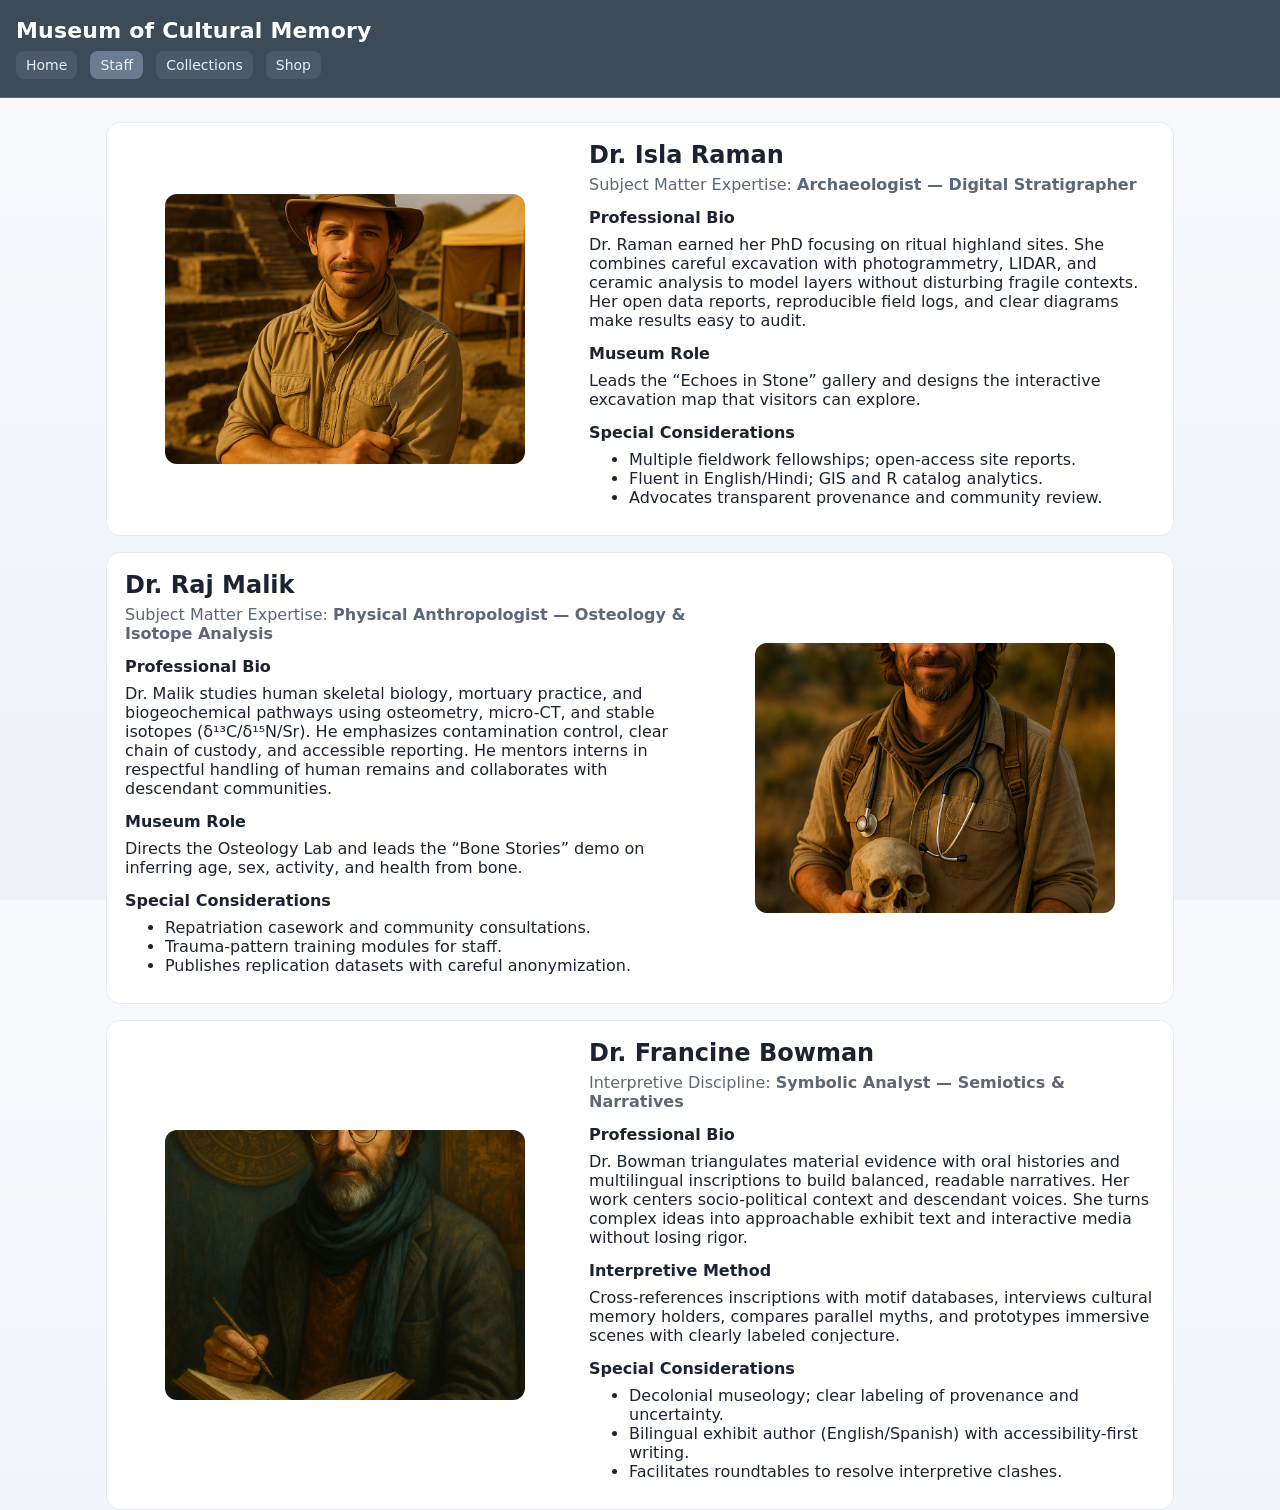
<file: html/staff.html>
<!DOCTYPE html>
<html lang="en">
<head>
  <meta charset="utf-8" />
  <meta name="author" content="Your Name" />
  <meta name="viewport" content="width=device-width, initial-scale=1" />
  <meta name="robots" content="noindex, nofollow" />
  <title>Museum of Cultural Memory — Staff</title>
  <link rel="stylesheet" href="../css/style.css" />
</head>
<body>
  <header class="site-header">
    <h1>Museum of Cultural Memory</h1>
    <nav class="site-nav">
      <a href="../index.html">Home</a>
      <a href="staff.html" aria-current="page">Staff</a>
      <a href="collections.html">Collections</a>
      <a href="shop.html">Shop</a>
    </nav>
  </header>

  <main class="container">

    <!-- Archaeologist -->
    <article class="staff-card">
      <figure class="staff-media">
        <img src="../images/staff/archaeologist.png"
             alt="Archaeologist reviewing pottery fragments in a desert canyon." />
      </figure>
      <div class="staff-content">
        <h2>Dr. Isla Raman</h2>
        <p class="staff-subtitle">Subject Matter Expertise: <strong>Archaeologist — Digital Stratigrapher</strong></p>

        <h3>Professional Bio</h3>
        <p>Dr. Raman earned her PhD focusing on ritual highland sites. She combines careful excavation with photogrammetry, LIDAR, and ceramic analysis to model layers without disturbing fragile contexts. Her open data reports, reproducible field logs, and clear diagrams make results easy to audit.</p>

        <h3>Museum Role</h3>
        <p>Leads the “Echoes in Stone” gallery and designs the interactive excavation map that visitors can explore.</p>

        <h3>Special Considerations</h3>
        <ul>
          <li>Multiple fieldwork fellowships; open-access site reports.</li>
          <li>Fluent in English/Hindi; GIS and R catalog analytics.</li>
          <li>Advocates transparent provenance and community review.</li>
        </ul>
      </div>
    </article>

    <!-- Anthropologist -->
    <article class="staff-card">
      <figure class="staff-media">
        <img src="../images/staff/anthropologist.png"
             alt="Anthropologist in a lab with bones, fossil casts, and microscopes." />
      </figure>
      <div class="staff-content">
        <h2>Dr. Raj Malik</h2>
        <p class="staff-subtitle">Subject Matter Expertise: <strong>Physical Anthropologist — Osteology &amp; Isotope Analysis</strong></p>

        <h3>Professional Bio</h3>
        <p>Dr. Malik studies human skeletal biology, mortuary practice, and biogeochemical pathways using osteometry, micro-CT, and stable isotopes (δ¹³C/δ¹⁵N/Sr). He emphasizes contamination control, clear chain of custody, and accessible reporting. He mentors interns in respectful handling of human remains and collaborates with descendant communities.</p>

        <h3>Museum Role</h3>
        <p>Directs the Osteology Lab and leads the “Bone Stories” demo on inferring age, sex, activity, and health from bone.</p>

        <h3>Special Considerations</h3>
        <ul>
          <li>Repatriation casework and community consultations.</li>
          <li>Trauma-pattern training modules for staff.</li>
          <li>Publishes replication datasets with careful anonymization.</li>
        </ul>
      </div>
    </article>

    <!-- Interpreter -->
    <article class="staff-card">
      <figure class="staff-media">
        <img src="../images/staff/interpreter.png"
             alt="Interpreter in a gallery with digital and holographic displays." />
      </figure>
      <div class="staff-content">
        <h2>Dr. Francine Bowman</h2>
        <p class="staff-subtitle">Interpretive Discipline: <strong>Symbolic Analyst — Semiotics &amp; Narratives</strong></p>

        <h3>Professional Bio</h3>
        <p>Dr. Bowman triangulates material evidence with oral histories and multilingual inscriptions to build balanced, readable narratives. Her work centers socio-political context and descendant voices. She turns complex ideas into approachable exhibit text and interactive media without losing rigor.</p>

        <h3>Interpretive Method</h3>
        <p>Cross-references inscriptions with motif databases, interviews cultural memory holders, compares parallel myths, and prototypes immersive scenes with clearly labeled conjecture.</p>

        <h3>Special Considerations</h3>
        <ul>
          <li>Decolonial museology; clear labeling of provenance and uncertainty.</li>
          <li>Bilingual exhibit author (English/Spanish) with accessibility-first writing.</li>
          <li>Facilitates roundtables to resolve interpretive clashes.</li>
        </ul>
      </div>
    </article>

  </main>
</body>
</html>
</file>
<file: css/style.css>
/* ===========================
   Global Theme & Base
   =========================== */
:root {
  --bg: #f6f8fb;
  --panel: #ffffff;
  --ink: #1b2333;
  --muted: #5c6877;
  --border: #e6e9ef;
  --accent: #1e63ff;
}

* { box-sizing: border-box; }
html, body { height: 100%; }
body {
  margin: 0;
  font-family: system-ui, -apple-system, Segoe UI, Roboto, Arial, sans-serif;
  color: var(--ink);
  background: linear-gradient(180deg, #f7f9fc 0%, #eef2f8 100%);
}
.container { max-width: 1100px; margin: 24px auto; padding: 0 16px; }
.muted { color: var(--muted); }

/* ===========================
   Header + Top Navigation
   =========================== */
.site-header {
  background: #3d4b59;
  color: #fff;
  padding: 18px 16px;
  border-bottom: 1px solid rgba(255,255,255,0.15);
}
.site-header h1 { margin: 0 0 8px; font-size: 22px; letter-spacing: .2px; }
.site-nav a {
  display: inline-block;
  color: #e6eef7;
  text-decoration: none;
  background: #4b5a6a;
  padding: 6px 10px;
  border-radius: 8px;
  margin-right: 8px;
  font-size: 14px;
}
.site-nav a[aria-current="page"] { background: #6b7c90; }

/* ===========================
   Home: Hero Section
   (Background image at /images/bg/hero.png)
   =========================== */
.hero {
  min-height: 300px;
  display: grid;
  place-items: center;
  border-bottom: 1px solid var(--border);
  background:
    linear-gradient(0deg, rgba(10,12,18,.40), rgba(10,12,18,.40)),
    url("../images/bg/hero.png") center/cover no-repeat;
}
.hero-inner { text-align: center; color: #fff; padding: 36px 16px; }
.hero-inner h2 { margin: 0 0 8px; font-size: 28px; }
.hero-sub { margin: 0 0 16px; color: #e8eefc; }
.hero-actions button {
  appearance: none;
  cursor: pointer;
  border: 0;
  background: linear-gradient(180deg, var(--accent), #3974ff);
  color: #fff;
  font-weight: 600;
  padding: 10px 16px;
  border-radius: 10px;
  margin: 4px;
  box-shadow: 0 3px 12px rgba(20,40,80,.25);
}

/* ===========================
   Home: Triptych (3 equal columns)
   =========================== */
.triptych {
  display: grid;
  gap: 16px;
  margin: 24px 0;
  grid-template-columns: repeat(3, 1fr);
}
.card {
  background: var(--panel);
  border: 1px solid var(--border);
  border-radius: 14px;
  padding: 16px;
  box-shadow: 0 3px 14px rgba(0,0,0,.05);
}
.card h3 { margin: 0 0 8px; }

/* ===========================
   Staff: Alternating Cards
   =========================== */
.staff-card {
  display: flex;
  gap: 24px;
  align-items: center;
  background: var(--panel);
  border: 1px solid var(--border);
  border-radius: 14px;
  padding: 18px;
  margin: 16px 0;
}
.staff-card:nth-of-type(even) { flex-direction: row-reverse; }
.staff-media { flex: 0 0 360px; }
.staff-media img {
  width: 100%;
  aspect-ratio: 4 / 3;
  object-fit: cover;
  border-radius: 12px;
  display: block;
}
.staff-content h2 { margin: 0 0 6px; }
.staff-subtitle { color: var(--muted); margin: 0 0 12px; }
.staff-content h3 { margin: 14px 0 8px; font-size: 1rem; }
.staff-content p, .staff-content ul { margin: 0 0 10px; }

/* ===========================
   Collections: Subnav Tabs
   =========================== */
.collections-subnav {
  display: flex;
  gap: 10px;
  margin: 16px 0;
}
.tab-btn, .tab-link {
  appearance: none;
  cursor: pointer;
  border: 1px solid #d6e0ff;
  background: #edf2ff;
  color: #1b2b6a;
  padding: 8px 12px;
  border-radius: 8px;
  font-weight: 600;
  text-decoration: none;
}
.tab-btn.active { background: #cfe0ff; }
.click-hint { color: var(--muted); margin: 4px 0 16px; }

/* Section title per rubric */
.collection-h1 {
  margin: 8px 0 12px;
  font-size: 22px;
  letter-spacing: .2px;
}

/* ===========================
   Collections: Gallery & Cards
   =========================== */
.gallery {
  display: grid;
  grid-template-columns: 1.1fr 1.1fr; /* two columns on desktop */
  gap: 16px;
}
.artifact-card {
  display: flex;
  gap: 18px;
  padding: 16px;
  border: 1px solid var(--border);
  border-radius: 12px;
  background: var(--panel);
}
.artifact-media { flex: 0 0 320px; }
.artifact-media img {
  width: 100%;
  height: auto;
  border-radius: 10px;
  display: block;
  cursor: pointer; /* click to open modal */
}
.artifact-content h2 { margin: 0 0 8px; font-size: 18px; }

/* Metadata grid (14 fields, scannable) */
.meta-grid {
  display: grid;
  grid-template-columns: 180px 1fr;
  gap: 6px 10px;
  margin: 6px 0 0;
}
.meta-grid dt { color: var(--muted); font-weight: 600; }
.meta-grid dd { margin: 0; line-height: 1.5; }

/* ===========================
   Shop: Grid & Items
   =========================== */
.shop-toolbar { margin: 8px 0 16px; }

.shop-grid {
  display: grid;
  grid-template-columns: 1.1fr 1.1fr;
  gap: 16px;
  margin-top: 10px;
}
.souvenir-item {
  position: relative;
  display: flex;
  gap: 16px;
  padding: 14px;
  border: 1px solid var(--border);
  border-radius: 12px;
  background: var(--panel);
}
.souvenir-img {
  width: 220px;
  height: auto;
  border-radius: 10px;
  display: block;
  cursor: zoom-in;
  transition: transform .2s ease;
}
.souvenir-img:hover { transform: scale(1.02); }
.souvenir-info h2 { margin: 0 0 6px; font-size: 18px; }
.souvenir-info .desc { margin: 0 0 6px; line-height: 1.45; }
.price { font-weight: 700; margin: 6px 0; }
.add-btn {
  appearance: none;
  cursor: pointer;
  border: 1px solid #d6e0ff;
  background: #edf2ff;
  color: #1b2b6a;
  padding: 8px 12px;
  border-radius: 8px;
  font-weight: 600;
}
.add-btn:hover { background: #cfe0ff; }

/* Qty badge in Shop (Phase 2 polish) */
.qty-badge {
  position: absolute;
  top: 8px; left: 8px;
  background: #1e63ff;
  color: #fff;
  border-radius: 999px;
  padding: 2px 8px;
  font-size: 12px;
  font-weight: 700;
}

/* ===========================
   Modal (shop + collections)
   =========================== */
.modal {
  position: fixed;
  inset: 0;
  z-index: 1000;
  display: grid;
  place-items: center;
}
.modal[hidden] { display: none !important; }

/* Existing shop modal parts */
.modal-backdrop {
  position: absolute;
  inset: 0;
  background: rgba(10, 12, 18, 0.55);
}
.modal-dialog {
  position: relative;
  z-index: 2;
  max-width: 720px;
  width: calc(100% - 32px);
  background: var(--panel);
  color: var(--ink);
  border: 1px solid var(--border);
  border-radius: 14px;
  padding: 16px;
  box-shadow: 0 12px 36px rgba(0,0,0,.35);
  outline: none;
}
.modal-dialog img {
  width: 100%;
  height: auto;
  border-radius: 10px;
  display: block;
  margin-bottom: 10px;
}
.modal-price { font-weight: 700; margin: 6px 0 12px; }
.modal-close {
  position: absolute;
  top: 8px; right: 8px;
  border: 0;
  background: transparent;
  font-size: 24px;
  line-height: 1;
  cursor: pointer;
  color: #6b7c90;
}

/* New: text modal for Collections */
#modal { /* overlay */
  background: rgba(10,12,18,.55);
}
#modal .modal-content {
  position: relative;
  max-width: 840px;
  width: calc(100% - 40px);
  background: #f7f2ea; /* gallery-paper look */
  color: #2a2a2a;
  border: 1px solid #e3d8c7;
  border-radius: 12px;
  padding: 20px;
  box-shadow: 0 12px 36px rgba(0,0,0,.35);
  text-align: left; /* rubric: left-justified */
}
#modal .close-modal {
  position: absolute;
  top: 10px; right: 10px;
  border: 0;
  background: transparent;
  font-size: 24px;
  line-height: 1;
  cursor: pointer;
  color: #7b6c5a;
}
#modal-body h2 { margin: 0 0 6px; font-size: 20px; }
#modal-body .modal-kv { margin: 0 0 10px; color: #574b3d; }
#modal-body p { margin: 0 0 10px; }

/* ===========================
   Histories layout (Phase 2)
   =========================== */
.history-entry {
  background: var(--panel);
  border: 1px solid var(--border);
  border-radius: 14px;
  padding: 16px;
  margin: 16px 0;
}
.history-grid {
  display: grid;
  grid-template-columns: 320px 1fr;
  gap: 16px;
  align-items: start;
}
.history-media img {
  width: 100%;
  border-radius: 10px;
  display: block;
}
.history-title { margin: 0 0 8px; font-size: 20px; }
.history-facts {
  display: grid;
  grid-template-columns: 180px 1fr;
  gap: 6px 10px;
  margin: 0 0 10px;
}
.history-facts dt { color: var(--muted); font-weight: 600; }
.history-facts dd { margin: 0; }
.history-body h3 { margin: 10px 0 6px; font-size: 1rem; }
.back-link { margin-top: 12px; }

/* ===========================
   Cart (new)
   =========================== */
.cart-controls {
  display: flex;
  justify-content: space-between;
  align-items: center;
  gap: 12px;
  margin: 10px 0 16px;
}
.member-toggle { font-weight: 600; color: var(--ink); }
.cart-ctrl-buttons button + button { margin-left: 8px; }

.cart-root { margin-top: 8px; }

.cart-table {
  width: 100%;
  border-collapse: collapse;
  background: var(--panel);
  border: 1px solid var(--border);
  border-radius: 12px;
  overflow: hidden;
  box-shadow: 0 3px 14px rgba(0,0,0,.05);
}
.cart-table th, .cart-table td {
  padding: 12px;
  border-bottom: 1px solid var(--border);
  vertical-align: top;
}
.cart-table thead th { background: #f3f6fb; text-align: left; }
.cart-thumb { width: 88px; }
.cart-thumb img { width: 72px; height: auto; border-radius: 8px; display: block; }
.cart-name { color: var(--ink); }
.amounts-col, .amount { text-align: right; font-variant-numeric: tabular-nums; }
.cart-actions { text-align: right; }

.cart-summary {
  margin-top: 16px;
  background: var(--panel);
  border: 1px solid var(--border);
  border-radius: 12px;
  padding: 12px;
}
.sum-row {
  display: grid;
  grid-template-columns: 1fr auto;
  gap: 10px;
  padding: 6px 0;
  border-bottom: 1px dashed var(--border);
}
.sum-row:last-child { border-bottom: 0; }
.sum-subtotal { font-weight: 700; }
.sum-total { font-weight: 800; }

.empty-cart {
  background: #fffbe6;
  border: 1px solid #ffe58f;
  border-radius: 12px;
  padding: 12px;
  color: #6f5a00;
}

/* ===========================
   Footer / Disclaimer blocks
   =========================== */
.disclaimer, .site-footer {
  background: #eef3f8;
  border: 1px solid var(--border);
  border-radius: 12px;
  padding: 12px;
  color: #42506a;
}
.site-footer {
  border-radius: 0;
  border-left: 0; border-right: 0;
}

/* ===========================
   Responsive
   =========================== */
@media (max-width: 980px) {
  /* Home */
  .triptych { grid-template-columns: 1fr; }

  /* Staff */
  .staff-card, .staff-card:nth-of-type(even) { flex-direction: column; }
  .staff-media { flex-basis: auto; width: 100%; }

  /* Collections */
  .gallery { grid-template-columns: 1fr; }
  .artifact-card { flex-direction: column; }
  .artifact-media { flex: none; width: 100%; }
  .meta-grid { grid-template-columns: 1fr; }

  /* Shop */
  .shop-grid { grid-template-columns: 1fr; }
  .souvenir-item { flex-direction: column; }
  .souvenir-img { width: 100%; }

  /* Histories */
  .history-grid { grid-template-columns: 1fr; }

  /* Cart */
  .cart-table thead { display: none; }
  .cart-table, .cart-table tbody, .cart-table tr, .cart-table td { display: block; width: 100%; }
  .cart-row { margin-bottom: 12px; border-bottom: 1px solid var(--border); }
  .cart-actions { text-align: left; margin-top: 8px; }
}
</file>
